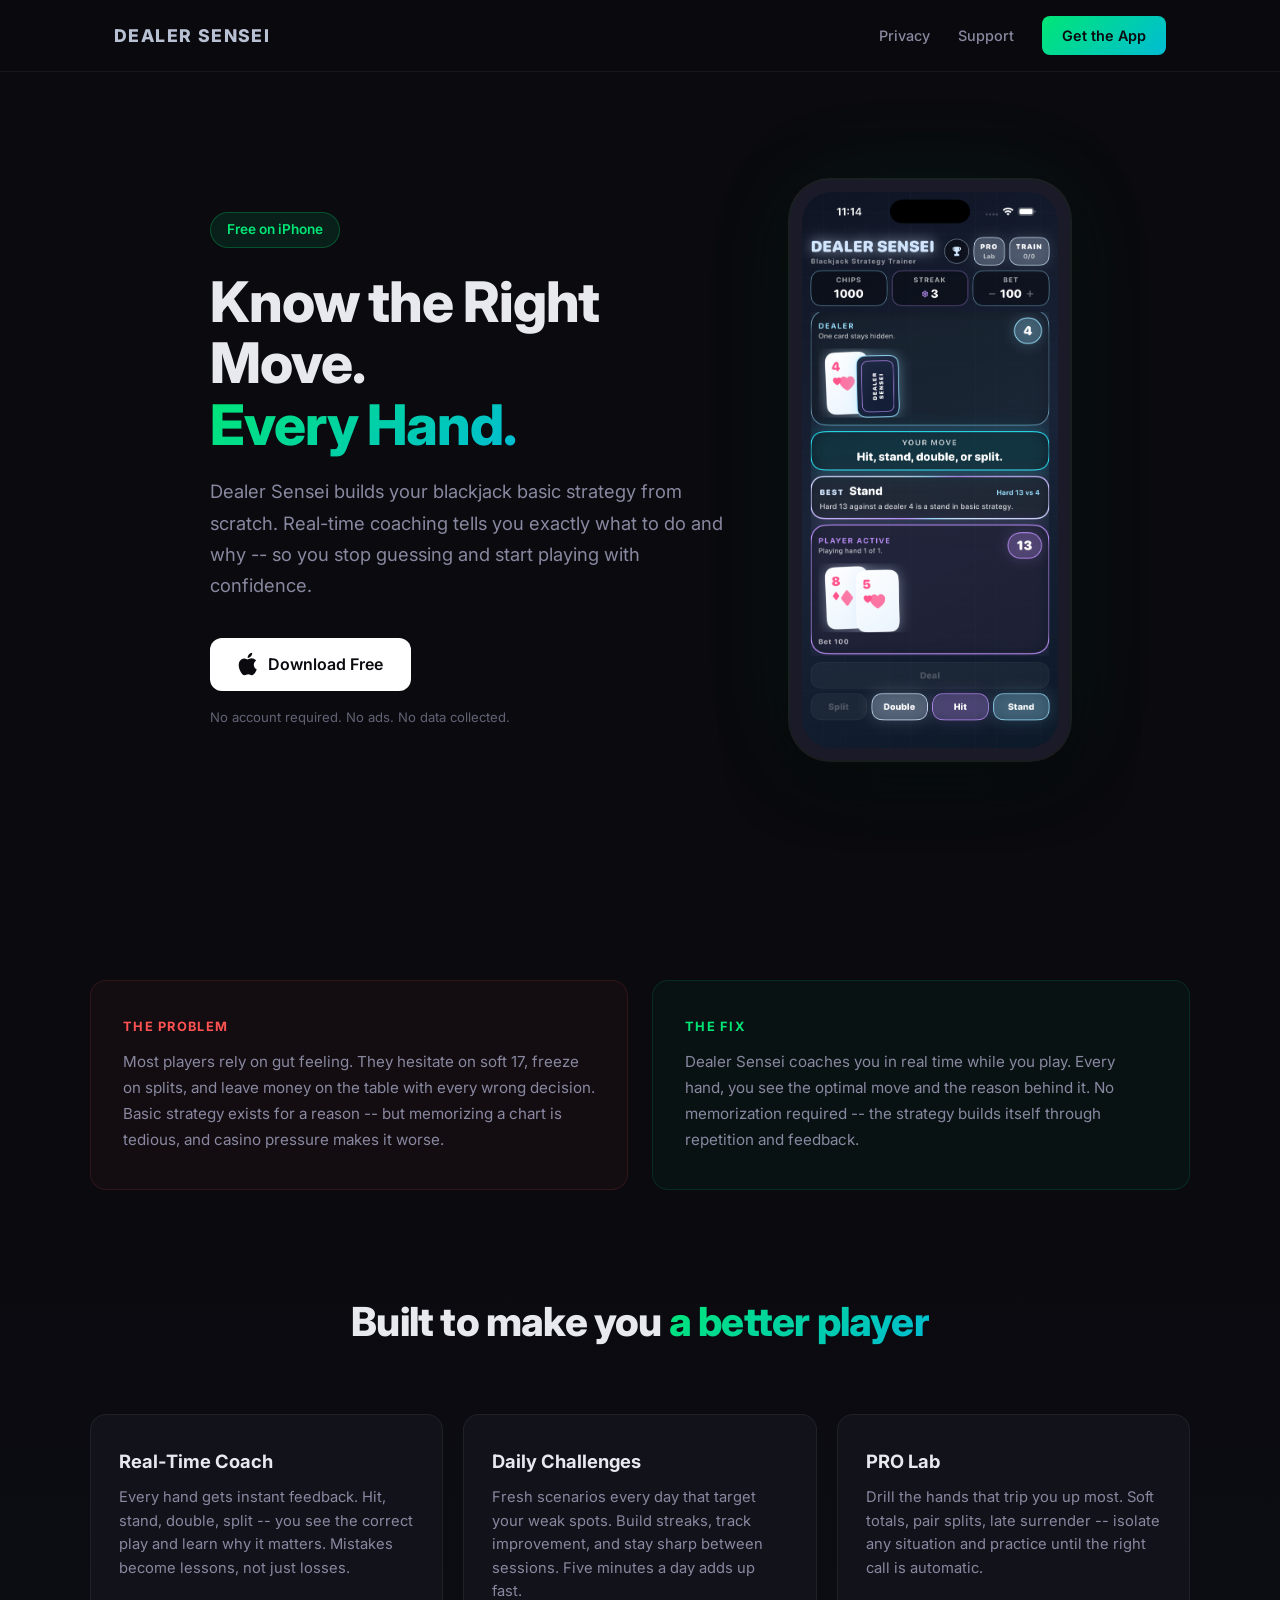
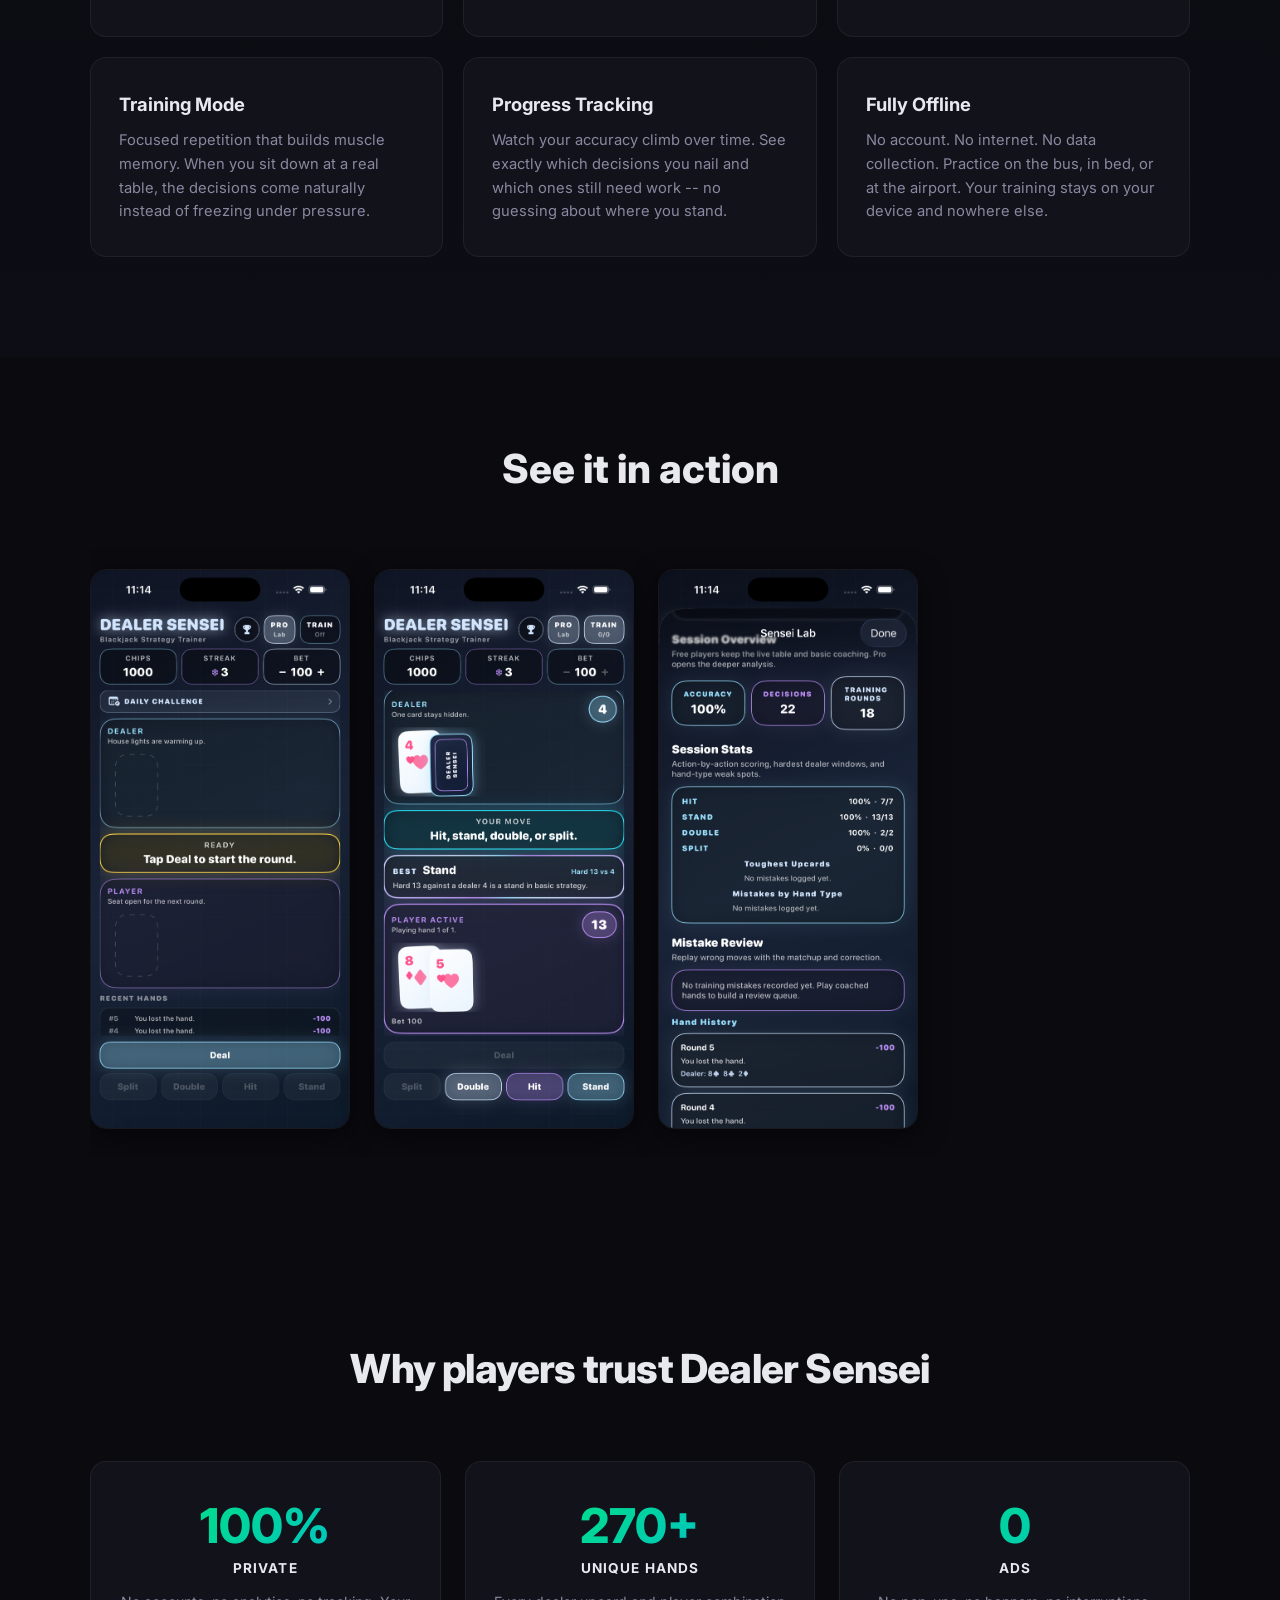
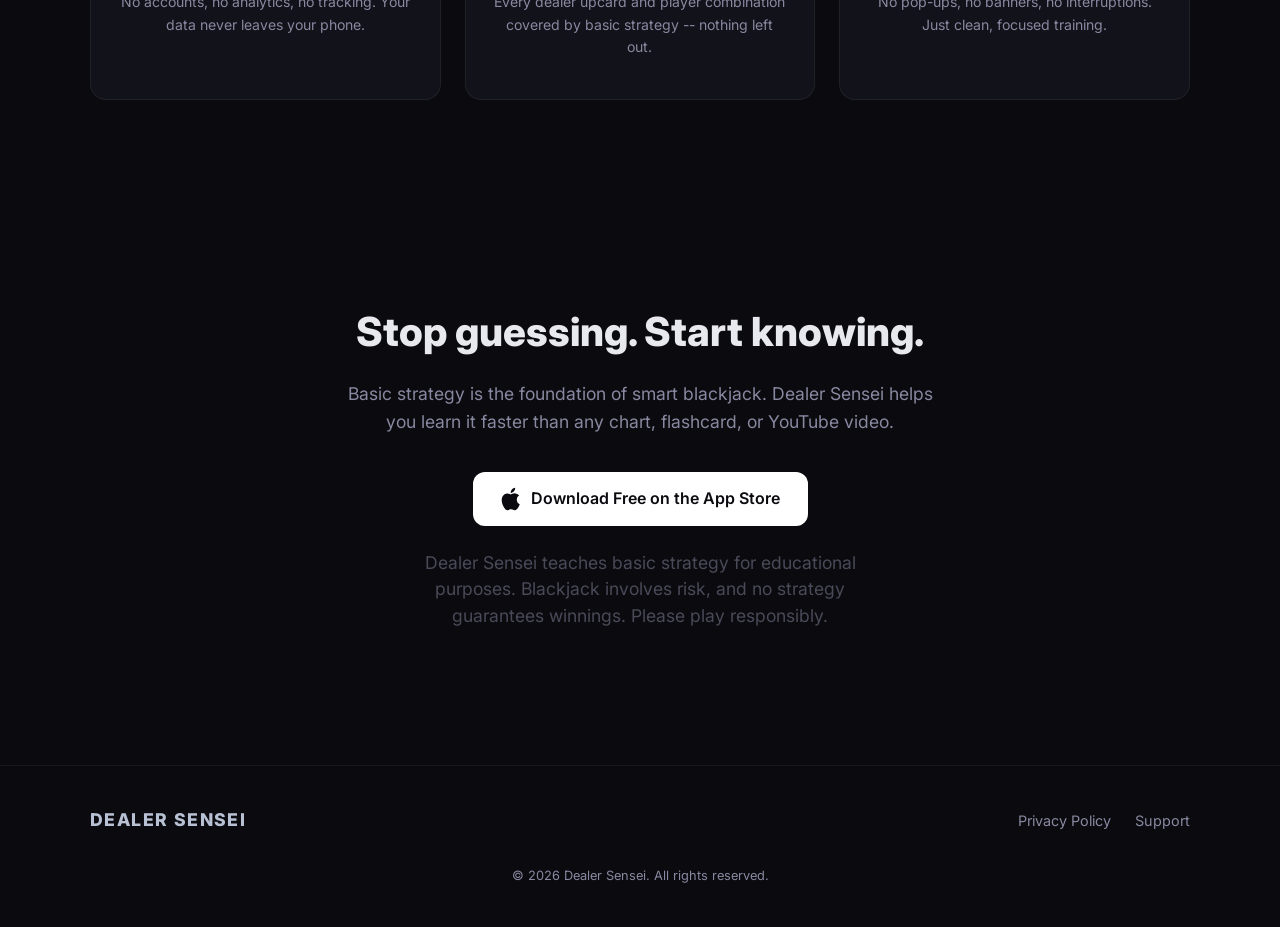
<file: index.html>
<!DOCTYPE html>
<html lang="en">
<head>
    <meta charset="UTF-8">
    <meta name="viewport" content="width=device-width, initial-scale=1.0">
    <title>Dealer Sensei -- Master Blackjack Basic Strategy</title>
    <meta name="description" content="Learn blackjack basic strategy faster with real-time coaching, focused drills, and daily challenges. Dealer Sensei is your personal blackjack trainer for iPhone.">
    <link rel="preconnect" href="https://fonts.googleapis.com">
    <link rel="preconnect" href="https://fonts.gstatic.com" crossorigin>
    <link href="https://fonts.googleapis.com/css2?family=Inter:wght@400;500;600;700;800&display=swap" rel="stylesheet">
    <link rel="stylesheet" href="style.css">
    <link rel="icon" type="image/png" href="favicon.png">
</head>
<body>
    <!-- Navigation -->
    <nav class="nav">
        <div class="nav-inner">
            <a href="/" class="nav-logo">
                <span class="logo-text">DEALER SENSEI</span>
            </a>
            <div class="nav-links">
                <a href="/privacy">Privacy</a>
                <a href="/support">Support</a>
                <a href="#download" class="btn-nav">Get the App</a>
            </div>
        </div>
    </nav>

    <!-- Hero Section -->
    <section class="hero">
        <div class="hero-content">
            <div class="hero-badge">Free on iPhone</div>
            <h1>Know the Right Move.<br><span class="gradient-text">Every Hand.</span></h1>
            <p class="hero-subtitle">Dealer Sensei builds your blackjack basic strategy from scratch. Real-time coaching tells you exactly what to do and why -- so you stop guessing and start playing with confidence.</p>
            <div class="hero-cta">
                <a href="#" class="btn-primary" id="download">
                    <svg width="20" height="24" viewBox="0 0 20 24" fill="currentColor">
                        <path d="M15.77 12.768c-.027-2.79 2.282-4.132 2.386-4.198-1.3-1.9-3.326-2.16-4.044-2.19-1.72-.175-3.36 1.015-4.234 1.015-.874 0-2.225-.99-3.656-.963-1.882.028-3.616 1.095-4.586 2.782-1.956 3.396-.5 8.43 1.406 11.188.932 1.348 2.043 2.862 3.502 2.808 1.405-.057 1.936-.91 3.634-.91 1.698 0 2.175.91 3.662.882 1.513-.028 2.473-1.373 3.396-2.726 1.07-1.564 1.512-3.078 1.538-3.157-.033-.015-2.95-1.132-2.978-4.49l-.026-.04z"/>
                        <path d="M13.006 4.348c.774-.94 1.298-2.244 1.155-3.548-1.117.046-2.472.745-3.272 1.685-.718.832-1.346 2.16-1.177 3.436 1.246.097 2.52-.634 3.294-1.573z"/>
                    </svg>
                    Download Free
                </a>
            </div>
            <p class="hero-note">No account required. No ads. No data collected.</p>
        </div>
        <div class="hero-phone">
            <div class="phone-frame">
                <img src="screenshots/screenshot-coach.png" alt="Dealer Sensei real-time coaching screenshot" class="phone-screenshot">
            </div>
        </div>
    </section>

    <!-- Problem / Solution -->
    <section class="problem">
        <div class="problem-inner">
            <div class="problem-card">
                <h3>The problem</h3>
                <p>Most players rely on gut feeling. They hesitate on soft 17, freeze on splits, and leave money on the table with every wrong decision. Basic strategy exists for a reason -- but memorizing a chart is tedious, and casino pressure makes it worse.</p>
            </div>
            <div class="solution-card">
                <h3>The fix</h3>
                <p>Dealer Sensei coaches you in real time while you play. Every hand, you see the optimal move and the reason behind it. No memorization required -- the strategy builds itself through repetition and feedback.</p>
            </div>
        </div>
    </section>

    <!-- Features Section -->
    <section class="features">
        <div class="features-inner">
            <h2>Built to make you <span class="gradient-text">a better player</span></h2>
            <div class="features-grid">
                <div class="feature-card">
                    <h3>Real-Time Coach</h3>
                    <p>Every hand gets instant feedback. Hit, stand, double, split -- you see the correct play and learn why it matters. Mistakes become lessons, not just losses.</p>
                </div>
                <div class="feature-card">
                    <h3>Daily Challenges</h3>
                    <p>Fresh scenarios every day that target your weak spots. Build streaks, track improvement, and stay sharp between sessions. Five minutes a day adds up fast.</p>
                </div>
                <div class="feature-card">
                    <h3>PRO Lab</h3>
                    <p>Drill the hands that trip you up most. Soft totals, pair splits, late surrender -- isolate any situation and practice until the right call is automatic.</p>
                </div>
                <div class="feature-card">
                    <h3>Training Mode</h3>
                    <p>Focused repetition that builds muscle memory. When you sit down at a real table, the decisions come naturally instead of freezing under pressure.</p>
                </div>
                <div class="feature-card">
                    <h3>Progress Tracking</h3>
                    <p>Watch your accuracy climb over time. See exactly which decisions you nail and which ones still need work -- no guessing about where you stand.</p>
                </div>
                <div class="feature-card">
                    <h3>Fully Offline</h3>
                    <p>No account. No internet. No data collection. Practice on the bus, in bed, or at the airport. Your training stays on your device and nowhere else.</p>
                </div>
            </div>
        </div>
    </section>

    <!-- Screenshot Gallery -->
    <section class="gallery" id="screenshots">
        <div class="gallery-inner">
            <h2>See it in action</h2>
            <div class="gallery-scroll">
                <div class="gallery-item">
                    <img src="screenshots/screenshot-home.png" alt="Dealer Sensei home screen">
                </div>
                <div class="gallery-item">
                    <img src="screenshots/screenshot-coach.png" alt="Real-time strategy coaching">
                </div>
                <div class="gallery-item">
                    <img src="screenshots/screenshot-lab.png" alt="PRO Lab training tools">
                </div>
            </div>
        </div>
    </section>

    <!-- Social Proof / Trust -->
    <section class="trust">
        <div class="trust-inner">
            <h2>Why players trust Dealer Sensei</h2>
            <div class="trust-grid">
                <div class="trust-item">
                    <div class="trust-number">100%</div>
                    <div class="trust-label">Private</div>
                    <p>No accounts, no analytics, no tracking. Your data never leaves your phone.</p>
                </div>
                <div class="trust-item">
                    <div class="trust-number">270+</div>
                    <div class="trust-label">Unique Hands</div>
                    <p>Every dealer upcard and player combination covered by basic strategy -- nothing left out.</p>
                </div>
                <div class="trust-item">
                    <div class="trust-number">0</div>
                    <div class="trust-label">Ads</div>
                    <p>No pop-ups, no banners, no interruptions. Just clean, focused training.</p>
                </div>
            </div>
        </div>
    </section>

    <!-- CTA Section -->
    <section class="cta">
        <div class="cta-inner">
            <h2>Stop guessing. Start knowing.</h2>
            <p>Basic strategy is the foundation of smart blackjack. Dealer Sensei helps you learn it faster than any chart, flashcard, or YouTube video.</p>
            <a href="#" class="btn-primary">
                <svg width="20" height="24" viewBox="0 0 20 24" fill="currentColor">
                    <path d="M15.77 12.768c-.027-2.79 2.282-4.132 2.386-4.198-1.3-1.9-3.326-2.16-4.044-2.19-1.72-.175-3.36 1.015-4.234 1.015-.874 0-2.225-.99-3.656-.963-1.882.028-3.616 1.095-4.586 2.782-1.956 3.396-.5 8.43 1.406 11.188.932 1.348 2.043 2.862 3.502 2.808 1.405-.057 1.936-.91 3.634-.91 1.698 0 2.175.91 3.662.882 1.513-.028 2.473-1.373 3.396-2.726 1.07-1.564 1.512-3.078 1.538-3.157-.033-.015-2.95-1.132-2.978-4.49l-.026-.04z"/>
                    <path d="M13.006 4.348c.774-.94 1.298-2.244 1.155-3.548-1.117.046-2.472.745-3.272 1.685-.718.832-1.346 2.16-1.177 3.436 1.246.097 2.52-.634 3.294-1.573z"/>
                </svg>
                Download Free on the App Store
            </a>
            <p class="cta-disclaimer">Dealer Sensei teaches basic strategy for educational purposes. Blackjack involves risk, and no strategy guarantees winnings. Please play responsibly.</p>
        </div>
    </section>

    <!-- Footer -->
    <footer class="footer">
        <div class="footer-inner">
            <div class="footer-brand">
                <span class="logo-text">DEALER SENSEI</span>
            </div>
            <div class="footer-links">
                <a href="/privacy">Privacy Policy</a>
                <a href="/support">Support</a>
            </div>
            <p class="footer-copy">&copy; 2026 Dealer Sensei. All rights reserved.</p>
        </div>
    </footer>
</body>
</html>
</file>
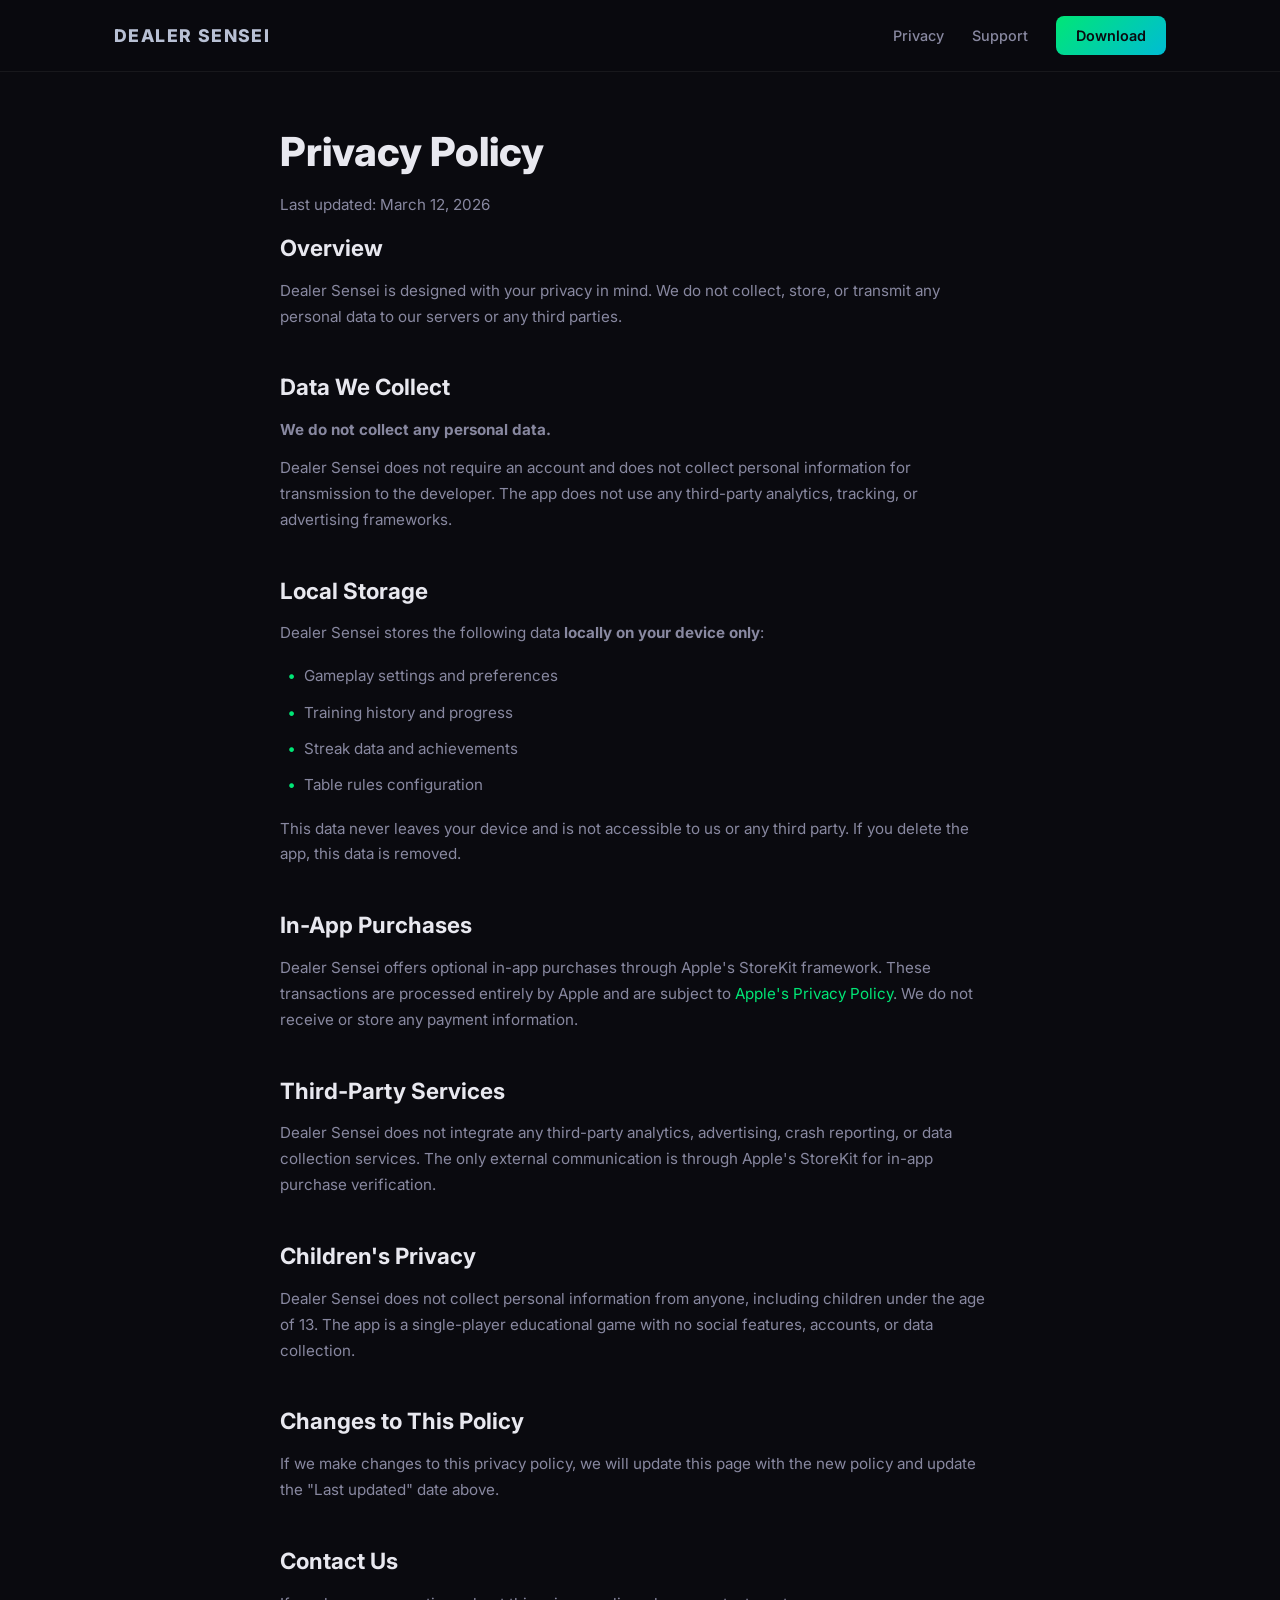
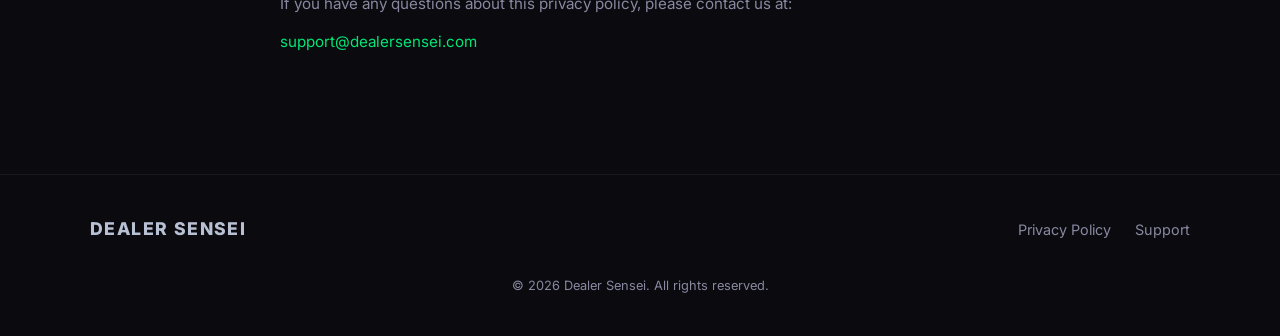
<file: privacy/index.html>
﻿<!DOCTYPE html>
<html lang="en">
<head>
    <meta charset="UTF-8">
    <meta name="viewport" content="width=device-width, initial-scale=1.0">
    <title>Privacy Policy — Dealer Sensei</title>
    <link rel="preconnect" href="https://fonts.googleapis.com">
    <link rel="preconnect" href="https://fonts.gstatic.com" crossorigin>
    <link href="https://fonts.googleapis.com/css2?family=Inter:wght@400;500;600;700;800&display=swap" rel="stylesheet">
    <link rel="stylesheet" href="../style.css">
    <link rel="stylesheet" href="../page.css">
</head>
<body>
    <nav class="nav">
        <div class="nav-inner">
            <a href="/" class="nav-logo">
                <span class="logo-text">DEALER SENSEI</span>
            </a>
            <div class="nav-links">
                <a href="/privacy">Privacy</a>
                <a href="/support">Support</a>
                <a href="/#download" class="btn-nav">Download</a>
            </div>
        </div>
    </nav>

    <main class="page">
        <div class="page-inner">
            <h1>Privacy Policy</h1>
            <p class="page-date">Last updated: March 12, 2026</p>

            <section>
                <h2>Overview</h2>
                <p>Dealer Sensei is designed with your privacy in mind. We do not collect, store, or transmit any personal data to our servers or any third parties.</p>
            </section>

            <section>
                <h2>Data We Collect</h2>
                <p><strong>We do not collect any personal data.</strong></p>
                <p>Dealer Sensei does not require an account and does not collect personal information for transmission to the developer. The app does not use any third-party analytics, tracking, or advertising frameworks.</p>
            </section>

            <section>
                <h2>Local Storage</h2>
                <p>Dealer Sensei stores the following data <strong>locally on your device only</strong>:</p>
                <ul>
                    <li>Gameplay settings and preferences</li>
                    <li>Training history and progress</li>
                    <li>Streak data and achievements</li>
                    <li>Table rules configuration</li>
                </ul>
                <p>This data never leaves your device and is not accessible to us or any third party. If you delete the app, this data is removed.</p>
            </section>

            <section>
                <h2>In-App Purchases</h2>
                <p>Dealer Sensei offers optional in-app purchases through Apple's StoreKit framework. These transactions are processed entirely by Apple and are subject to <a href="https://www.apple.com/legal/privacy/" target="_blank" rel="noopener">Apple's Privacy Policy</a>. We do not receive or store any payment information.</p>
            </section>

            <section>
                <h2>Third-Party Services</h2>
                <p>Dealer Sensei does not integrate any third-party analytics, advertising, crash reporting, or data collection services. The only external communication is through Apple's StoreKit for in-app purchase verification.</p>
            </section>

            <section>
                <h2>Children's Privacy</h2>
                <p>Dealer Sensei does not collect personal information from anyone, including children under the age of 13. The app is a single-player educational game with no social features, accounts, or data collection.</p>
            </section>

            <section>
                <h2>Changes to This Policy</h2>
                <p>If we make changes to this privacy policy, we will update this page with the new policy and update the "Last updated" date above.</p>
            </section>

            <section>
                <h2>Contact Us</h2>
                <p>If you have any questions about this privacy policy, please contact us at:</p>
                <p><a href="mailto:support@dealersensei.com">support@dealersensei.com</a></p>
            </section>
        </div>
    </main>

    <footer class="footer">
        <div class="footer-inner">
            <div class="footer-brand">
                <span class="logo-text">DEALER SENSEI</span>
            </div>
            <div class="footer-links">
                <a href="/privacy">Privacy Policy</a>
                <a href="/support">Support</a>
            </div>
            <p class="footer-copy">&copy; 2026 Dealer Sensei. All rights reserved.</p>
        </div>
    </footer>
</body>
</html>
</file>
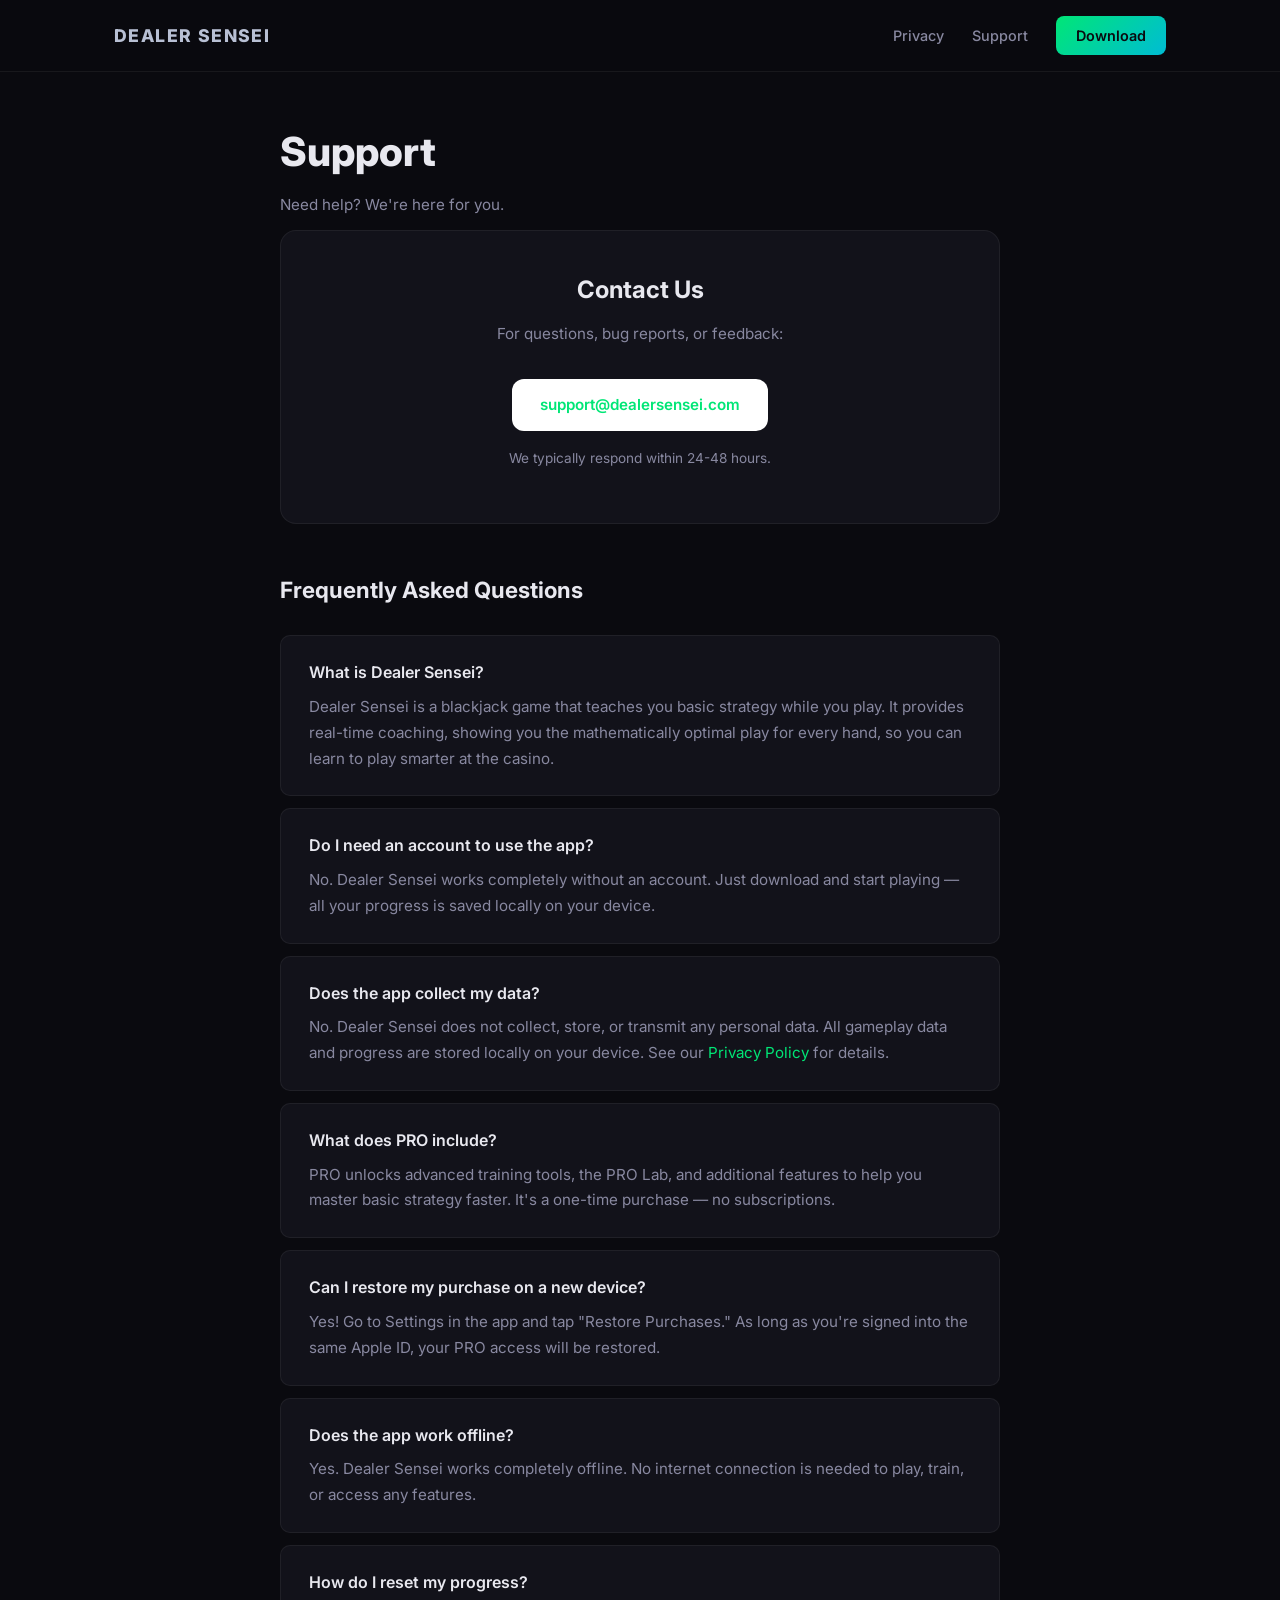
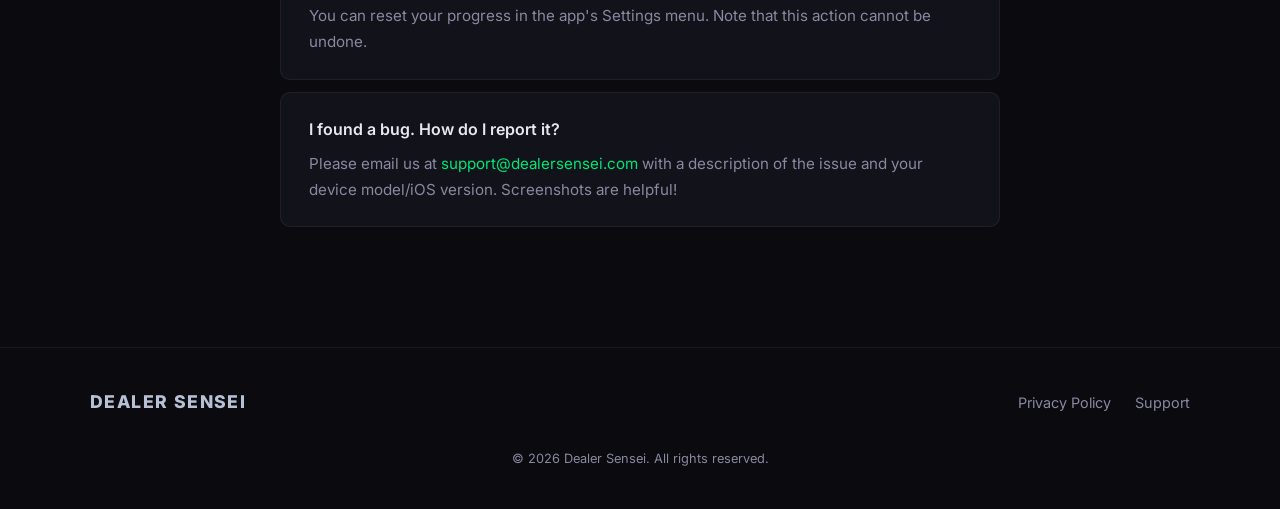
<file: support/index.html>
﻿<!DOCTYPE html>
<html lang="en">
<head>
    <meta charset="UTF-8">
    <meta name="viewport" content="width=device-width, initial-scale=1.0">
    <title>Support — Dealer Sensei</title>
    <link rel="preconnect" href="https://fonts.googleapis.com">
    <link rel="preconnect" href="https://fonts.gstatic.com" crossorigin>
    <link href="https://fonts.googleapis.com/css2?family=Inter:wght@400;500;600;700;800&display=swap" rel="stylesheet">
    <link rel="stylesheet" href="../style.css">
    <link rel="stylesheet" href="../page.css">
</head>
<body>
    <nav class="nav">
        <div class="nav-inner">
            <a href="/" class="nav-logo">
                <span class="logo-text">DEALER SENSEI</span>
            </a>
            <div class="nav-links">
                <a href="/privacy">Privacy</a>
                <a href="/support">Support</a>
                <a href="/#download" class="btn-nav">Download</a>
            </div>
        </div>
    </nav>

    <main class="page">
        <div class="page-inner">
            <h1>Support</h1>
            <p class="page-subtitle">Need help? We're here for you.</p>

            <section class="support-contact">
                <h2>Contact Us</h2>
                <p>For questions, bug reports, or feedback:</p>
                <a href="mailto:support@dealersensei.com" class="btn-primary">support@dealersensei.com</a>
                <p class="response-time">We typically respond within 24-48 hours.</p>
            </section>

            <section class="faq">
                <h2>Frequently Asked Questions</h2>

                <div class="faq-item">
                    <h3>What is Dealer Sensei?</h3>
                    <p>Dealer Sensei is a blackjack game that teaches you basic strategy while you play. It provides real-time coaching, showing you the mathematically optimal play for every hand, so you can learn to play smarter at the casino.</p>
                </div>

                <div class="faq-item">
                    <h3>Do I need an account to use the app?</h3>
                    <p>No. Dealer Sensei works completely without an account. Just download and start playing — all your progress is saved locally on your device.</p>
                </div>

                <div class="faq-item">
                    <h3>Does the app collect my data?</h3>
                    <p>No. Dealer Sensei does not collect, store, or transmit any personal data. All gameplay data and progress are stored locally on your device. See our <a href="/privacy">Privacy Policy</a> for details.</p>
                </div>

                <div class="faq-item">
                    <h3>What does PRO include?</h3>
                    <p>PRO unlocks advanced training tools, the PRO Lab, and additional features to help you master basic strategy faster. It's a one-time purchase — no subscriptions.</p>
                </div>

                <div class="faq-item">
                    <h3>Can I restore my purchase on a new device?</h3>
                    <p>Yes! Go to Settings in the app and tap "Restore Purchases." As long as you're signed into the same Apple ID, your PRO access will be restored.</p>
                </div>

                <div class="faq-item">
                    <h3>Does the app work offline?</h3>
                    <p>Yes. Dealer Sensei works completely offline. No internet connection is needed to play, train, or access any features.</p>
                </div>

                <div class="faq-item">
                    <h3>How do I reset my progress?</h3>
                    <p>You can reset your progress in the app's Settings menu. Note that this action cannot be undone.</p>
                </div>

                <div class="faq-item">
                    <h3>I found a bug. How do I report it?</h3>
                    <p>Please email us at <a href="mailto:support@dealersensei.com">support@dealersensei.com</a> with a description of the issue and your device model/iOS version. Screenshots are helpful!</p>
                </div>
            </section>
        </div>
    </main>

    <footer class="footer">
        <div class="footer-inner">
            <div class="footer-brand">
                <span class="logo-text">DEALER SENSEI</span>
            </div>
            <div class="footer-links">
                <a href="/privacy">Privacy Policy</a>
                <a href="/support">Support</a>
            </div>
            <p class="footer-copy">&copy; 2026 Dealer Sensei. All rights reserved.</p>
        </div>
    </footer>
</body>
</html>
</file>
<file: style.css>
/* === Reset & Base === */
*, *::before, *::after {
    margin: 0;
    padding: 0;
    box-sizing: border-box;
}

:root {
    --bg: #0a0a0f;
    --bg-card: #12121a;
    --bg-card-hover: #1a1a28;
    --text: #e8e8ef;
    --text-muted: #8888a0;
    --accent: #00e676;
    --accent-2: #00c853;
    --gold: #ffd740;
    --red: #ff5252;
    --gradient: linear-gradient(135deg, #00e676, #00bcd4);
    --radius: 16px;
    --radius-sm: 10px;
}

html {
    scroll-behavior: smooth;
}

body {
    font-family: 'Inter', -apple-system, BlinkMacSystemFont, sans-serif;
    background: var(--bg);
    color: var(--text);
    line-height: 1.6;
    overflow-x: hidden;
}

/* === Navigation === */
.nav {
    position: fixed;
    top: 0;
    left: 0;
    right: 0;
    z-index: 100;
    backdrop-filter: blur(20px);
    background: rgba(10, 10, 15, 0.85);
    border-bottom: 1px solid rgba(255,255,255,0.06);
}

.nav-inner {
    max-width: 1100px;
    margin: 0 auto;
    padding: 16px 24px;
    display: flex;
    justify-content: space-between;
    align-items: center;
}

.nav-logo {
    display: flex;
    align-items: center;
    gap: 0;
    text-decoration: none;
    color: var(--text);
    font-weight: 800;
    font-size: 1.15rem;
    flex-direction: column;
    line-height: 1.1;
}

.logo-icon {
    display: none;
}

.logo-text {
    text-transform: uppercase;
    letter-spacing: 0.08em;
    font-size: 1.1rem;
    font-weight: 800;
    color: #b8c0d4;
}

.logo-subtitle {
    font-size: 0.6rem;
    font-weight: 500;
    text-transform: none;
    letter-spacing: 0.04em;
    color: var(--text-muted);
    opacity: 0.8;
}

.nav-links {
    display: flex;
    align-items: center;
    gap: 28px;
}

.nav-links a {
    text-decoration: none;
    color: var(--text-muted);
    font-size: 0.9rem;
    font-weight: 500;
    transition: color 0.2s;
}

.nav-links a:hover {
    color: var(--text);
}

.btn-nav {
    background: var(--gradient) !important;
    color: #0a0a0f !important;
    padding: 8px 20px;
    border-radius: 8px;
    font-weight: 600 !important;
    transition: opacity 0.2s;
}

.btn-nav:hover {
    opacity: 0.9;
}

/* === Hero === */
.hero {
    min-height: 100vh;
    display: flex;
    align-items: center;
    justify-content: center;
    padding: 120px 24px 80px;
    gap: 60px;
    max-width: 1100px;
    margin: 0 auto;
}

.hero-content {
    flex: 1;
    max-width: 520px;
}

.hero-badge {
    display: inline-block;
    background: rgba(0, 230, 118, 0.1);
    border: 1px solid rgba(0, 230, 118, 0.25);
    color: var(--accent);
    padding: 6px 16px;
    border-radius: 100px;
    font-size: 0.85rem;
    font-weight: 600;
    margin-bottom: 24px;
}

.hero h1 {
    font-size: 3.5rem;
    font-weight: 800;
    line-height: 1.1;
    margin-bottom: 20px;
    letter-spacing: -0.02em;
}

.gradient-text {
    background: var(--gradient);
    -webkit-background-clip: text;
    -webkit-text-fill-color: transparent;
    background-clip: text;
}

.hero-subtitle {
    font-size: 1.15rem;
    color: var(--text-muted);
    line-height: 1.7;
    margin-bottom: 36px;
}

.btn-primary {
    display: inline-flex;
    align-items: center;
    gap: 10px;
    background: #fff;
    color: #0a0a0f;
    padding: 14px 28px;
    border-radius: 12px;
    text-decoration: none;
    font-weight: 600;
    font-size: 1rem;
    transition: transform 0.2s, box-shadow 0.2s;
}

.btn-primary:hover {
    transform: translateY(-2px);
    box-shadow: 0 8px 30px rgba(255,255,255,0.15);
}

.btn-primary svg {
    width: 20px;
    height: 24px;
}

/* Phone Frame */
.hero-phone {
    flex-shrink: 0;
}

.phone-frame {
    width: 280px;
    height: 580px;
    background: #1a1a28;
    border-radius: 40px;
    padding: 12px;
    box-shadow: 
        0 0 0 2px rgba(255,255,255,0.08),
        0 20px 60px rgba(0,0,0,0.5),
        0 0 100px rgba(0, 230, 118, 0.08);
    overflow: hidden;
}

.phone-screenshot {
    width: 100%;
    height: 100%;
    object-fit: cover;
    border-radius: 30px;
}

/* === Features === */
.features {
    padding: 100px 24px;
    background: linear-gradient(180deg, var(--bg) 0%, #0d0d16 100%);
}

.features-inner {
    max-width: 1100px;
    margin: 0 auto;
}

.features-inner h2 {
    font-size: 2.5rem;
    font-weight: 800;
    text-align: center;
    margin-bottom: 60px;
    letter-spacing: -0.02em;
}

.features-grid {
    display: grid;
    grid-template-columns: repeat(3, 1fr);
    gap: 20px;
}

.feature-card {
    background: var(--bg-card);
    border: 1px solid rgba(255,255,255,0.06);
    border-radius: var(--radius);
    padding: 32px 28px;
    transition: background 0.2s, border-color 0.2s, transform 0.2s;
}

.feature-card:hover {
    background: var(--bg-card-hover);
    border-color: rgba(0, 230, 118, 0.15);
    transform: translateY(-4px);
}

.feature-icon {
    font-size: 2rem;
    margin-bottom: 16px;
}

.feature-card h3 {
    font-size: 1.15rem;
    font-weight: 700;
    margin-bottom: 10px;
}

.feature-card p {
    color: var(--text-muted);
    font-size: 0.92rem;
    line-height: 1.6;
}

/* === Gallery === */
.gallery {
    padding: 80px 24px;
}

.gallery-inner {
    max-width: 1100px;
    margin: 0 auto;
}

.gallery-inner h2 {
    font-size: 2.5rem;
    font-weight: 800;
    text-align: center;
    margin-bottom: 48px;
}

.gallery-scroll {
    display: flex;
    gap: 24px;
    overflow-x: auto;
    padding: 20px 0;
    scroll-snap-type: x mandatory;
    -webkit-overflow-scrolling: touch;
}

.gallery-scroll::-webkit-scrollbar {
    display: none;
}

.gallery-item {
    flex-shrink: 0;
    width: 260px;
    scroll-snap-align: center;
}

.gallery-item img {
    width: 100%;
    border-radius: var(--radius);
    box-shadow: 0 8px 30px rgba(0,0,0,0.4);
    border: 1px solid rgba(255,255,255,0.06);
}

/* === CTA === */
.cta {
    padding: 100px 24px;
    text-align: center;
}

.cta-inner {
    max-width: 600px;
    margin: 0 auto;
}

.cta h2 {
    font-size: 2.5rem;
    font-weight: 800;
    margin-bottom: 16px;
}

.cta p {
    color: var(--text-muted);
    font-size: 1.1rem;
    margin-bottom: 36px;
}

/* === Footer === */
.footer {
    border-top: 1px solid rgba(255,255,255,0.06);
    padding: 40px 24px;
}

.footer-inner {
    max-width: 1100px;
    margin: 0 auto;
    display: flex;
    align-items: center;
    justify-content: space-between;
    flex-wrap: wrap;
    gap: 20px;
}

.footer-brand {
    display: flex;
    align-items: center;
    gap: 8px;
    font-weight: 700;
}

.footer-links {
    display: flex;
    gap: 24px;
}

.footer-links a {
    text-decoration: none;
    color: var(--text-muted);
    font-size: 0.9rem;
    transition: color 0.2s;
}

.footer-links a:hover {
    color: var(--text);
}

.footer-copy {
    color: var(--text-muted);
    font-size: 0.8rem;
    width: 100%;
    text-align: center;
    margin-top: 12px;
}

/* === Hero Note === */
.hero-note {
    margin-top: 16px;
    font-size: 0.82rem;
    color: var(--text-muted);
    opacity: 0.7;
}

/* === Problem / Solution === */
.problem {
    padding: 80px 24px 0;
}

.problem-inner {
    max-width: 1100px;
    margin: 0 auto;
    display: grid;
    grid-template-columns: 1fr 1fr;
    gap: 24px;
}

.problem-card, .solution-card {
    padding: 36px 32px;
    border-radius: var(--radius);
    border: 1px solid rgba(255,255,255,0.06);
}

.problem-card {
    background: rgba(255, 82, 82, 0.04);
    border-color: rgba(255, 82, 82, 0.12);
}

.solution-card {
    background: rgba(0, 230, 118, 0.04);
    border-color: rgba(0, 230, 118, 0.12);
}

.problem-card h3 {
    color: var(--red);
    font-size: 0.8rem;
    font-weight: 700;
    text-transform: uppercase;
    letter-spacing: 0.1em;
    margin-bottom: 12px;
}

.solution-card h3 {
    color: var(--accent);
    font-size: 0.8rem;
    font-weight: 700;
    text-transform: uppercase;
    letter-spacing: 0.1em;
    margin-bottom: 12px;
}

.problem-card p, .solution-card p {
    color: var(--text-muted);
    font-size: 0.95rem;
    line-height: 1.7;
}

/* === Trust / Social Proof === */
.trust {
    padding: 100px 24px;
}

.trust-inner {
    max-width: 1100px;
    margin: 0 auto;
}

.trust-inner h2 {
    font-size: 2.5rem;
    font-weight: 800;
    text-align: center;
    margin-bottom: 60px;
    letter-spacing: -0.02em;
}

.trust-grid {
    display: grid;
    grid-template-columns: repeat(3, 1fr);
    gap: 24px;
    text-align: center;
}

.trust-item {
    padding: 40px 28px;
    background: var(--bg-card);
    border: 1px solid rgba(255,255,255,0.06);
    border-radius: var(--radius);
}

.trust-number {
    font-size: 3rem;
    font-weight: 800;
    background: var(--gradient);
    -webkit-background-clip: text;
    -webkit-text-fill-color: transparent;
    background-clip: text;
    line-height: 1;
    margin-bottom: 8px;
}

.trust-label {
    font-size: 0.85rem;
    font-weight: 700;
    text-transform: uppercase;
    letter-spacing: 0.08em;
    color: var(--text);
    margin-bottom: 12px;
}

.trust-item p {
    color: var(--text-muted);
    font-size: 0.88rem;
    line-height: 1.6;
}

/* === CTA Disclaimer === */
.cta-disclaimer {
    margin-top: 24px;
    font-size: 0.78rem;
    color: var(--text-muted);
    opacity: 0.5;
    max-width: 480px;
    margin-left: auto;
    margin-right: auto;
    line-height: 1.5;
}

/* === Responsive === */
@media (max-width: 900px) {
    .features-grid {
        grid-template-columns: repeat(2, 1fr);
    }
}

@media (max-width: 768px) {
    .problem-inner {
        grid-template-columns: 1fr;
    }

    .trust-grid {
        grid-template-columns: 1fr;
        gap: 16px;
    }

    .trust-item {
        padding: 28px 24px;
    }

    .trust-number {
        font-size: 2.5rem;
    }
    .hero {
        flex-direction: column;
        text-align: center;
        padding-top: 100px;
        gap: 40px;
    }

    .hero h1 {
        font-size: 2.5rem;
    }

    .hero-subtitle {
        font-size: 1rem;
    }

    .hero-cta {
        display: flex;
        justify-content: center;
    }

    .phone-frame {
        width: 240px;
        height: 500px;
    }

    .features-inner h2,
    .gallery-inner h2,
    .cta h2 {
        font-size: 2rem;
    }
}

@media (max-width: 600px) {
    .features-grid {
        grid-template-columns: 1fr;
    }

    .nav-links a:not(.btn-nav) {
        display: none;
    }

    .hero h1 {
        font-size: 2rem;
    }
}
</file>
<file: page.css>
/* === Page Styles (Privacy, Support) === */
.page {
    padding: 120px 24px 80px;
}

.page-inner {
    max-width: 720px;
    margin: 0 auto;
}

.page-inner h1 {
    font-size: 2.5rem;
    font-weight: 800;
    margin-bottom: 8px;
}

.page-date {
    color: var(--text-muted);
    font-size: 0.9rem;
    margin-bottom: 48px;
}

.page-subtitle {
    color: var(--text-muted);
    font-size: 1.1rem;
    margin-bottom: 48px;
}

.page-inner section {
    margin-bottom: 40px;
}

.page-inner h2 {
    font-size: 1.4rem;
    font-weight: 700;
    margin-bottom: 12px;
    color: var(--text);
}

.page-inner p {
    color: var(--text-muted);
    font-size: 0.95rem;
    line-height: 1.7;
    margin-bottom: 12px;
}

.page-inner a {
    color: var(--accent);
    text-decoration: none;
}

.page-inner a:hover {
    text-decoration: underline;
}

.page-inner ul {
    list-style: none;
    padding: 0;
    margin: 12px 0;
}

.page-inner ul li {
    color: var(--text-muted);
    font-size: 0.95rem;
    padding: 6px 0 6px 24px;
    position: relative;
}

.page-inner ul li::before {
    content: "•";
    color: var(--accent);
    font-weight: bold;
    position: absolute;
    left: 8px;
}

/* === Support Page === */
.support-contact {
    background: var(--bg-card);
    border: 1px solid rgba(255,255,255,0.06);
    border-radius: var(--radius);
    padding: 40px;
    text-align: center;
    margin-bottom: 48px;
}

.support-contact h2 {
    font-size: 1.5rem;
    margin-bottom: 12px;
}

.support-contact .btn-primary {
    margin: 20px 0 16px;
    font-size: 0.95rem;
}

.response-time {
    font-size: 0.85rem !important;
    color: var(--text-muted);
}

/* FAQ */
.faq {
    margin-top: 48px;
}

.faq h2 {
    margin-bottom: 28px;
}

.faq-item {
    background: var(--bg-card);
    border: 1px solid rgba(255,255,255,0.06);
    border-radius: var(--radius-sm);
    padding: 24px 28px;
    margin-bottom: 12px;
    transition: border-color 0.2s;
}

.faq-item:hover {
    border-color: rgba(0, 230, 118, 0.15);
}

.faq-item h3 {
    font-size: 1rem;
    font-weight: 600;
    color: var(--text);
    margin-bottom: 8px;
}

.faq-item p {
    margin-bottom: 0;
}

.faq-item a {
    color: var(--accent);
}
</file>
